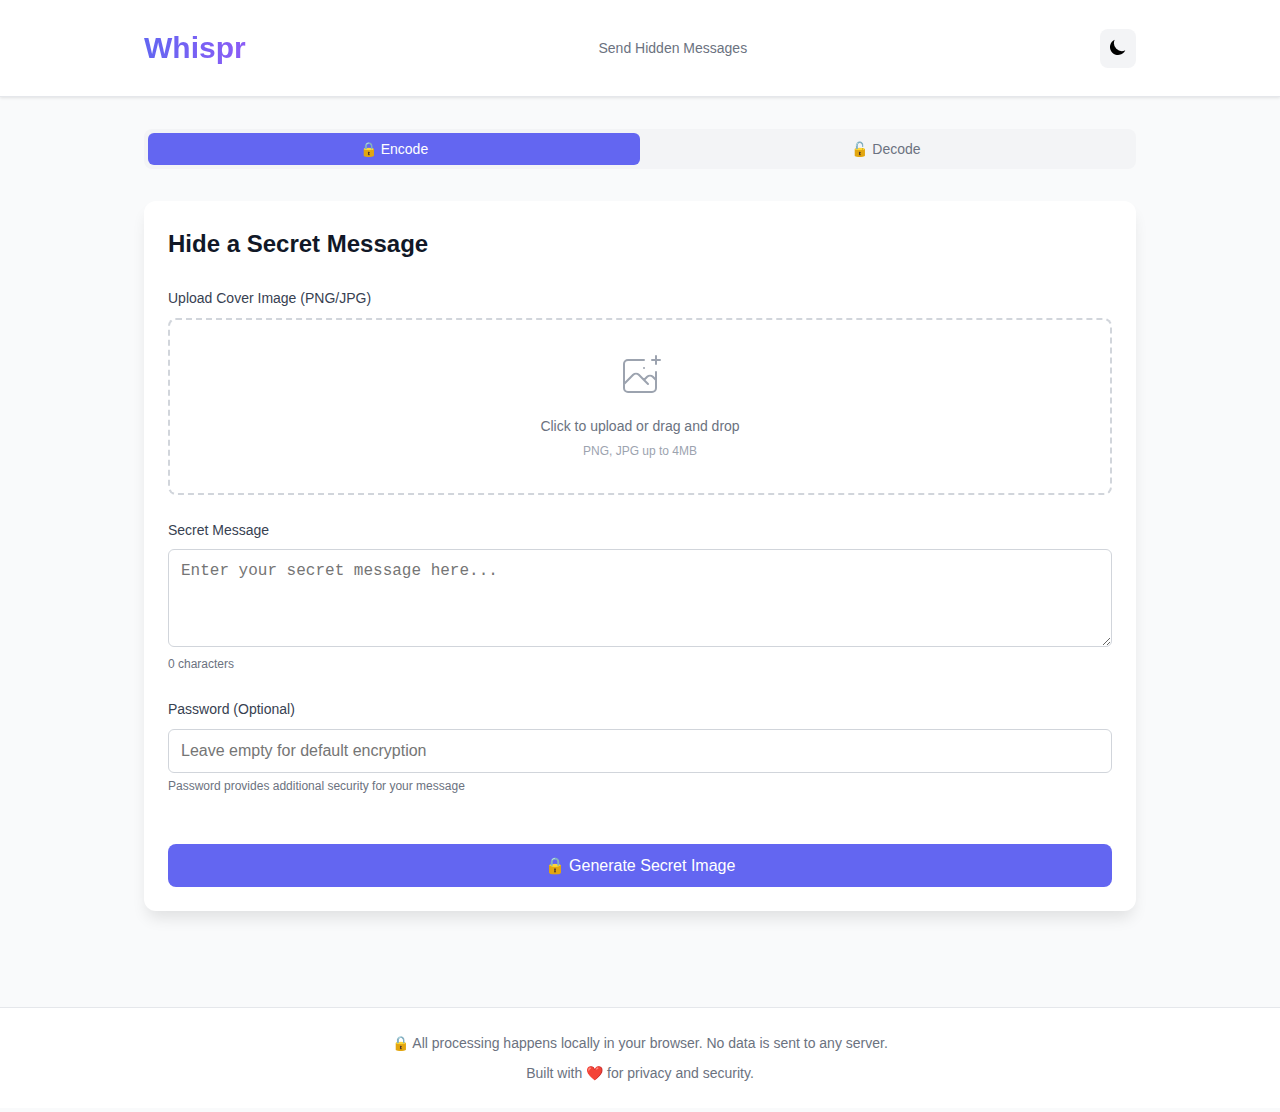
<file: whispr-web/index-offline.html>
<!DOCTYPE html>
<html lang="en">
<head>
    <meta charset="UTF-8">
    <meta name="viewport" content="width=device-width, initial-scale=1.0">
    <title>Whispr - Send Hidden Messages (Offline)</title>
    <style>
        /* Reset and Base Styles */
        *, *::before, *::after {
            box-sizing: border-box;
            margin: 0;
            padding: 0;
        }

        body {
            font-family: -apple-system, BlinkMacSystemFont, 'Segoe UI', Roboto, 'Helvetica Neue', Arial, sans-serif;
            line-height: 1.6;
            color: #374151;
            background-color: #f9fafb;
            min-height: 100vh;
            transition: background-color 0.3s ease, color 0.3s ease;
        }

        /* Dark mode */
        .dark {
            color: #d1d5db;
            background-color: #111827;
        }

        /* Layout */
        .container {
            max-width: 64rem;
            margin: 0 auto;
            padding: 0 1rem;
        }

        /* Header */
        .header {
            background-color: white;
            border-bottom: 1px solid #e5e7eb;
            box-shadow: 0 1px 3px 0 rgba(0, 0, 0, 0.1);
        }

        .dark .header {
            background-color: #1f2937;
            border-bottom-color: #374151;
        }

        .header-content {
            display: flex;
            align-items: center;
            justify-content: space-between;
            padding: 1.5rem 0;
        }

        .logo {
            font-size: 1.875rem;
            font-weight: bold;
            background: linear-gradient(to right, #6366f1, #8b5cf6);
            -webkit-background-clip: text;
            background-clip: text;
            color: transparent;
        }

        .subtitle {
            color: #6b7280;
            font-size: 0.875rem;
        }

        .dark .subtitle {
            color: #9ca3af;
        }

        /* Dark mode toggle */
        .dark-toggle {
            padding: 0.5rem;
            border-radius: 0.5rem;
            background-color: #f3f4f6;
            border: none;
            cursor: pointer;
            transition: background-color 0.2s ease;
        }

        .dark .dark-toggle {
            background-color: #374151;
        }

        .dark-toggle:hover {
            background-color: #e5e7eb;
        }

        .dark .dark-toggle:hover {
            background-color: #4b5563;
        }

        /* Main content */
        .main {
            padding: 2rem 0;
        }

        /* Tabs */
        .tab-nav {
            display: flex;
            background-color: #f3f4f6;
            border-radius: 0.5rem;
            padding: 0.25rem;
            margin-bottom: 2rem;
        }

        .dark .tab-nav {
            background-color: #1f2937;
        }

        .tab-button {
            flex: 1;
            padding: 0.5rem 1rem;
            font-size: 0.875rem;
            font-weight: 500;
            border-radius: 0.375rem;
            border: none;
            background: transparent;
            color: #6b7280;
            cursor: pointer;
            transition: all 0.2s ease;
        }

        .tab-button.active {
            background-color: #6366f1;
            color: white;
        }

        .tab-button:hover:not(.active) {
            background-color: rgba(107, 114, 128, 0.1);
            color: #374151;
        }

        .dark .tab-button:hover:not(.active) {
            background-color: rgba(156, 163, 175, 0.1);
            color: #d1d5db;
        }

        /* Cards */
        .card {
            background-color: white;
            border-radius: 0.75rem;
            box-shadow: 0 10px 15px -3px rgba(0, 0, 0, 0.1);
            padding: 1.5rem;
        }

        .dark .card {
            background-color: #1f2937;
        }

        .card-title {
            font-size: 1.5rem;
            font-weight: 600;
            margin-bottom: 1.5rem;
            color: #111827;
        }

        .dark .card-title {
            color: white;
        }

        /* Form elements */
        .form-group {
            margin-bottom: 1.5rem;
        }

        .label {
            display: block;
            font-size: 0.875rem;
            font-weight: 500;
            color: #374151;
            margin-bottom: 0.5rem;
        }

        .dark .label {
            color: #d1d5db;
        }

        .input, .textarea {
            width: 100%;
            padding: 0.75rem;
            border: 1px solid #d1d5db;
            border-radius: 0.375rem;
            font-size: 1rem;
            transition: border-color 0.2s ease, box-shadow 0.2s ease;
        }

        .dark .input, .dark .textarea {
            background-color: #374151;
            border-color: #4b5563;
            color: white;
        }

        .input:focus, .textarea:focus {
            outline: 2px solid #6366f1;
            outline-offset: 2px;
            border-color: #6366f1;
        }

        .textarea {
            resize: vertical;
            min-height: 6rem;
        }

        /* Drop zone */
        .dropzone {
            border: 2px dashed #d1d5db;
            border-radius: 0.5rem;
            padding: 2rem;
            text-align: center;
            cursor: pointer;
            transition: border-color 0.2s ease, background-color 0.2s ease;
        }

        .dark .dropzone {
            border-color: #4b5563;
        }

        .dropzone:hover {
            border-color: #6366f1;
            background-color: rgba(99, 102, 241, 0.05);
        }

        .dark .dropzone:hover {
            background-color: rgba(99, 102, 241, 0.1);
        }

        .dropzone-icon {
            width: 3rem;
            height: 3rem;
            margin: 0 auto 0.5rem;
            color: #9ca3af;
        }

        .dropzone-text {
            color: #6b7280;
            font-size: 0.875rem;
        }

        .dark .dropzone-text {
            color: #9ca3af;
        }

        .dropzone-subtext {
            color: #9ca3af;
            font-size: 0.75rem;
            margin-top: 0.25rem;
        }

        /* Buttons */
        .btn {
            display: inline-flex;
            align-items: center;
            justify-content: center;
            padding: 0.75rem 1rem;
            font-size: 1rem;
            font-weight: 500;
            border-radius: 0.5rem;
            border: none;
            cursor: pointer;
            text-decoration: none;
            transition: all 0.2s ease;
        }

        .btn:hover {
            transform: translateY(-1px);
            box-shadow: 0 4px 12px rgba(0, 0, 0, 0.15);
        }

        .btn:active {
            transform: translateY(0);
        }

        .btn:disabled {
            opacity: 0.5;
            cursor: not-allowed;
            transform: none !important;
        }

        .btn-primary {
            background-color: #6366f1;
            color: white;
        }

        .btn-primary:hover:not(:disabled) {
            background-color: #5b52f0;
        }

        .btn-secondary {
            background-color: #8b5cf6;
            color: white;
        }

        .btn-secondary:hover:not(:disabled) {
            background-color: #7c3aed;
        }

        .btn-success {
            background-color: #059669;
            color: white;
        }

        .btn-success:hover:not(:disabled) {
            background-color: #047857;
        }

        .btn-info {
            background-color: #2563eb;
            color: white;
        }

        .btn-info:hover:not(:disabled) {
            background-color: #1d4ed8;
        }

        .btn-full {
            width: 100%;
        }

        .btn-group {
            display: flex;
            gap: 0.75rem;
        }

        .btn-group .btn {
            flex: 1;
        }

        /* Image preview */
        .image-preview {
            text-align: center;
            margin-top: 1rem;
        }

        .preview-img {
            max-width: 100%;
            max-height: 16rem;
            border-radius: 0.5rem;
            box-shadow: 0 4px 6px -1px rgba(0, 0, 0, 0.1);
            object-fit: contain;
        }

        .image-info {
            font-size: 0.875rem;
            color: #6b7280;
            margin-top: 0.5rem;
        }

        .dark .image-info {
            color: #9ca3af;
        }

        /* Capacity info */
        .capacity-info {
            display: flex;
            justify-content: space-between;
            align-items: center;
            font-size: 0.75rem;
            color: #6b7280;
        }

        .dark .capacity-info {
            color: #9ca3af;
        }

        .capacity-good {
            color: #059669;
        }

        .capacity-bad {
            color: #dc2626;
        }

        /* Result section */
        .result {
            margin-top: 1.5rem;
            padding: 1rem;
            border: 1px solid #e5e7eb;
            border-radius: 0.5rem;
        }

        .dark .result {
            border-color: #4b5563;
        }

        .result-title {
            font-size: 1.125rem;
            font-weight: 500;
            margin-bottom: 1rem;
            color: #111827;
        }

        .dark .result-title {
            color: white;
        }

        .revealed-message {
            background-color: #f9fafb;
            border-radius: 0.5rem;
            padding: 1rem;
            font-family: monospace;
            font-size: 0.875rem;
            white-space: pre-wrap;
            min-height: 5rem;
            max-height: 18.75rem;
            overflow-y: auto;
        }

        .dark .revealed-message {
            background-color: #374151;
        }

        /* Loading indicator */
        .loading {
            position: fixed;
            inset: 0;
            background-color: rgba(0, 0, 0, 0.5);
            display: flex;
            align-items: center;
            justify-content: center;
            z-index: 50;
        }

        .loading-content {
            background-color: white;
            border-radius: 0.5rem;
            padding: 1.5rem;
            display: flex;
            align-items: center;
            gap: 0.75rem;
        }

        .dark .loading-content {
            background-color: #1f2937;
        }

        .spinner {
            width: 1.5rem;
            height: 1.5rem;
            border: 2px solid #e5e7eb;
            border-top: 2px solid #6366f1;
            border-radius: 50%;
            animation: spin 1s linear infinite;
        }

        @keyframes spin {
            to { transform: rotate(360deg); }
        }

        /* Alerts */
        .alert {
            position: fixed;
            top: 1rem;
            right: 1rem;
            padding: 1rem 1.5rem;
            border-radius: 0.5rem;
            box-shadow: 0 10px 15px -3px rgba(0, 0, 0, 0.1);
            z-index: 50;
            animation: slideIn 0.3s ease-out;
        }

        @keyframes slideIn {
            from {
                transform: translateX(100%);
                opacity: 0;
            }
            to {
                transform: translateX(0);
                opacity: 1;
            }
        }

        .alert-error {
            background-color: #fef2f2;
            border: 1px solid #fecaca;
            color: #b91c1c;
        }

        .alert-success {
            background-color: #f0fdf4;
            border: 1px solid #bbf7d0;
            color: #166534;
        }

        .alert-content {
            display: flex;
            align-items: center;
            gap: 0.5rem;
        }

        .alert-icon {
            width: 1.25rem;
            height: 1.25rem;
        }

        .alert-close {
            margin-left: 0.75rem;
            background: none;
            border: none;
            font-size: 1.25rem;
            cursor: pointer;
            color: inherit;
        }

        /* Footer */
        .footer {
            background-color: white;
            border-top: 1px solid #e5e7eb;
            margin-top: 4rem;
            padding: 1.5rem 0;
        }

        .dark .footer {
            background-color: #1f2937;
            border-top-color: #374151;
        }

        .footer-content {
            text-align: center;
            font-size: 0.875rem;
            color: #6b7280;
        }

        .dark .footer-content {
            color: #9ca3af;
        }

        /* Utility classes */
        .hidden {
            display: none !important;
        }

        .text-center {
            text-align: center;
        }

        .space-y-6 > * + * {
            margin-top: 1.5rem;
        }

        .space-y-4 > * + * {
            margin-top: 1rem;
        }

        /* Mobile responsive */
        @media (max-width: 640px) {
            .container {
                padding: 0 0.5rem;
            }

            .header-content {
                padding: 1rem 0;
            }

            .main {
                padding: 1rem 0;
            }

            .card {
                padding: 1rem;
            }

            .dropzone {
                padding: 1rem;
            }

            .alert {
                left: 0.5rem;
                right: 0.5rem;
                top: 0.5rem;
            }

            .btn-group {
                flex-direction: column;
            }
        }

        /* Tab content animations */
        .tab-content {
            animation: fadeIn 0.3s ease-in-out;
        }

        @keyframes fadeIn {
            from {
                opacity: 0;
                transform: translateY(10px);
            }
            to {
                opacity: 1;
                transform: translateY(0);
            }
        }
    </style>
    <link rel="icon" href="data:image/svg+xml,<svg xmlns='http://www.w3.org/2000/svg' viewBox='0 0 24 24' fill='%236366f1'><path d='M12 2C6.48 2 2 6.48 2 12s4.48 10 10 10 10-4.48 10-10S17.52 2 12 2zm0 18c-4.41 0-8-3.59-8-8s3.59-8 8-8 8 3.59 8 8-3.59 8-8 8zm-1-13h2v6h-2zm0 8h2v2h-2z'/></svg>">
</head>
<body>
    <!-- Header -->
    <header class="header">
        <div class="container">
            <div class="header-content">
                <h1 class="logo">Whispr</h1>
                <p class="subtitle">Send Hidden Messages</p>
                <button id="darkModeToggle" class="dark-toggle">
                    <svg class="alert-icon dark-hidden" fill="currentColor" viewBox="0 0 20 20">
                        <path d="M17.293 13.293A8 8 0 016.707 2.707a8.001 8.001 0 1010.586 10.586z"></path>
                    </svg>
                    <svg class="alert-icon dark-block hidden" fill="currentColor" viewBox="0 0 20 20">
                        <path fill-rule="evenodd" d="M10 2a1 1 0 011 1v1a1 1 0 11-2 0V3a1 1 0 011-1zm4 8a4 4 0 11-8 0 4 4 0 018 0zm-.464 4.95l.707.707a1 1 0 001.414-1.414l-.707-.707a1 1 0 00-1.414 1.414zm2.12-10.607a1 1 0 010 1.414l-.706.707a1 1 0 11-1.414-1.414l.707-.707a1 1 0 011.414 0zM17 11a1 1 0 100-2h-1a1 1 0 100 2h1zm-7 4a1 1 0 011 1v1a1 1 0 11-2 0v-1a1 1 0 011-1zM5.05 6.464A1 1 0 106.465 5.05l-.708-.707a1 1 0 00-1.414 1.414l.707.707zm1.414 8.486l-.707.707a1 1 0 01-1.414-1.414l.707-.707a1 1 0 011.414 1.414zM4 11a1 1 0 100-2H3a1 1 0 000 2h1z" clip-rule="evenodd"></path>
                    </svg>
                </button>
            </div>
        </div>
    </header>

    <!-- Main Content -->
    <main class="main">
        <div class="container">
            <!-- Tab Navigation -->
            <div class="tab-nav">
                <button id="encodeTab" class="tab-button active">🔒 Encode</button>
                <button id="decodeTab" class="tab-button">🔓 Decode</button>
            </div>

            <!-- Encode Section -->
            <div id="encodeSection" class="tab-content">
                <div class="card space-y-6">
                    <h2 class="card-title">Hide a Secret Message</h2>
                    
                    <!-- Image Upload -->
                    <div class="form-group">
                        <label class="label">Upload Cover Image (PNG/JPG)</label>
                        <div id="encodeDropZone" class="dropzone">
                            <svg class="dropzone-icon" stroke="currentColor" fill="none" viewBox="0 0 48 48">
                                <path d="M28 8H12a4 4 0 00-4 4v20m32-12v8m0 0v8a4 4 0 01-4 4H12a4 4 0 01-4-4v-4m32-4l-3.172-3.172a4 4 0 00-5.656 0L28 28M8 32l9.172-9.172a4 4 0 015.656 0L28 28m0 0l4 4m4-24h8m-4-4v8m-12 4h.02" stroke-width="2" stroke-linecap="round" stroke-linejoin="round" />
                            </svg>
                            <p class="dropzone-text">
                                <span style="font-weight: 500;">Click to upload</span> or drag and drop
                            </p>
                            <p class="dropzone-subtext">PNG, JPG up to 4MB</p>
                        </div>
                        <input type="file" id="encodeImageInput" accept="image/png,image/jpeg" class="hidden">
                        <div id="encodeImagePreview" class="image-preview hidden">
                            <img id="encodePreviewImg" class="preview-img">
                            <p id="encodeImageInfo" class="image-info"></p>
                        </div>
                    </div>

                    <!-- Secret Message -->
                    <div class="form-group">
                        <label for="secretMessage" class="label">Secret Message</label>
                        <textarea id="secretMessage" rows="4" class="textarea" placeholder="Enter your secret message here..."></textarea>
                        <div class="capacity-info">
                            <span id="messageLength">0 characters</span>
                            <span id="capacityInfo"></span>
                        </div>
                    </div>

                    <!-- Password -->
                    <div class="form-group">
                        <label for="encodePassword" class="label">Password (Optional)</label>
                        <input type="password" id="encodePassword" class="input" placeholder="Leave empty for default encryption">
                        <p style="font-size: 0.75rem; color: #6b7280; margin-top: 0.25rem;">Password provides additional security for your message</p>
                    </div>

                    <!-- Generate Button -->
                    <button id="generateBtn" class="btn btn-primary btn-full">🔒 Generate Secret Image</button>

                    <!-- Result -->
                    <div id="encodeResult" class="result hidden">
                        <h3 class="result-title">Your Secret Image</h3>
                        <div class="image-preview">
                            <img id="resultImage" class="preview-img">
                            <div class="btn-group" style="margin-top: 1rem;">
                                <button id="downloadBtn" class="btn btn-success">📥 Download Image</button>
                                <button id="copyBtn" class="btn btn-info">📋 Copy to Clipboard</button>
                            </div>
                        </div>
                    </div>
                </div>
            </div>

            <!-- Decode Section -->
            <div id="decodeSection" class="tab-content hidden">
                <div class="card space-y-6">
                    <h2 class="card-title">Reveal Hidden Message</h2>
                    
                    <!-- Image Upload -->
                    <div class="form-group">
                        <label class="label">Upload Secret Image</label>
                        <div id="decodeDropZone" class="dropzone">
                            <svg class="dropzone-icon" stroke="currentColor" fill="none" viewBox="0 0 48 48">
                                <path d="M28 8H12a4 4 0 00-4 4v20m32-12v8m0 0v8a4 4 0 01-4 4H12a4 4 0 01-4-4v-4m32-4l-3.172-3.172a4 4 0 00-5.656 0L28 28M8 32l9.172-9.172a4 4 0 015.656 0L28 28m0 0l4 4m4-24h8m-4-4v8m-12 4h.02" stroke-width="2" stroke-linecap="round" stroke-linejoin="round" />
                            </svg>
                            <p class="dropzone-text">
                                <span style="font-weight: 500;">Click to upload</span> or drag and drop
                            </p>
                            <p class="dropzone-subtext">Image with hidden message</p>
                        </div>
                        <input type="file" id="decodeImageInput" accept="image/png,image/jpeg" class="hidden">
                        <div id="decodeImagePreview" class="image-preview hidden">
                            <img id="decodePreviewImg" class="preview-img">
                            <p id="decodeImageInfo" class="image-info"></p>
                        </div>
                    </div>

                    <!-- Password -->
                    <div class="form-group">
                        <label for="decodePassword" class="label">Password (if used)</label>
                        <input type="password" id="decodePassword" class="input" placeholder="Enter password if one was used">
                    </div>

                    <!-- Reveal Button -->
                    <button id="revealBtn" class="btn btn-secondary btn-full">🔓 Reveal Message</button>

                    <!-- Result -->
                    <div id="decodeResult" class="result hidden">
                        <h3 class="result-title">Hidden Message</h3>
                        <div class="revealed-message" id="revealedMessage"></div>
                        <button id="copyMessageBtn" class="btn btn-info" style="margin-top: 0.75rem;">📋 Copy Message</button>
                    </div>
                </div>
            </div>

            <!-- Loading Indicator -->
            <div id="loadingIndicator" class="loading hidden">
                <div class="loading-content">
                    <div class="spinner"></div>
                    <span>Processing...</span>
                </div>
            </div>

            <!-- Error Alert -->
            <div id="errorAlert" class="alert alert-error hidden">
                <div class="alert-content">
                    <svg class="alert-icon" fill="currentColor" viewBox="0 0 20 20">
                        <path fill-rule="evenodd" d="M18 10a8 8 0 11-16 0 8 8 0 0116 0zm-7 4a1 1 0 11-2 0 1 1 0 012 0zm-1-9a1 1 0 00-1 1v4a1 1 0 102 0V6a1 1 0 00-1-1z" clip-rule="evenodd"></path>
                    </svg>
                    <span id="errorMessage"></span>
                    <button id="closeError" class="alert-close">×</button>
                </div>
            </div>

            <!-- Success Alert -->
            <div id="successAlert" class="alert alert-success hidden">
                <div class="alert-content">
                    <svg class="alert-icon" fill="currentColor" viewBox="0 0 20 20">
                        <path fill-rule="evenodd" d="M10 18a8 8 0 100-16 8 8 0 000 16zm3.707-9.293a1 1 0 00-1.414-1.414L9 10.586 7.707 9.293a1 1 0 00-1.414 1.414l2 2a1 1 0 001.414 0l4-4z" clip-rule="evenodd"></path>
                    </svg>
                    <span id="successMessage"></span>
                    <button id="closeSuccess" class="alert-close">×</button>
                </div>
            </div>
        </div>
    </main>

    <!-- Footer -->
    <footer class="footer">
        <div class="container">
            <div class="footer-content">
                <p style="margin-bottom: 0.5rem;">🔒 All processing happens locally in your browser. No data is sent to any server.</p>
                <p>Built with ❤️ for privacy and security.</p>
            </div>
        </div>
    </footer>

    <script src="script.js"></script>
</body>
</html>
</file>
